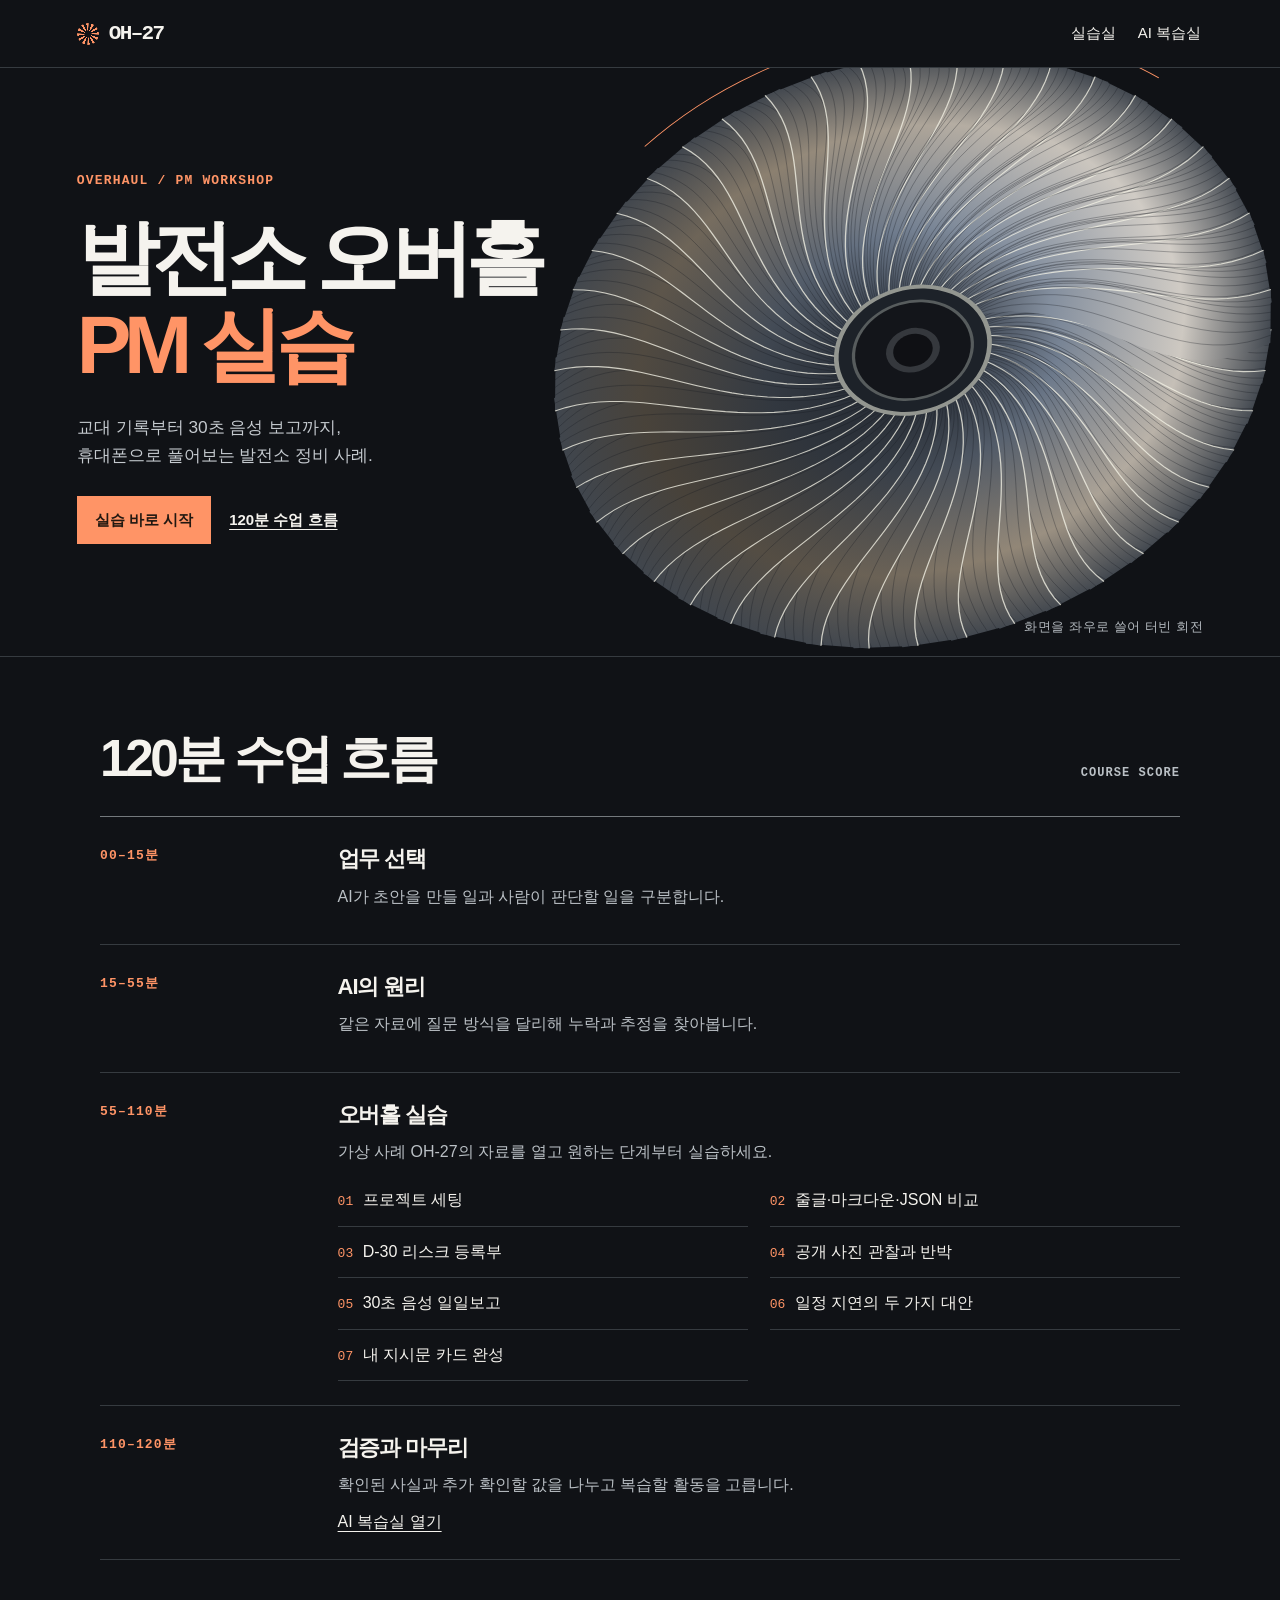
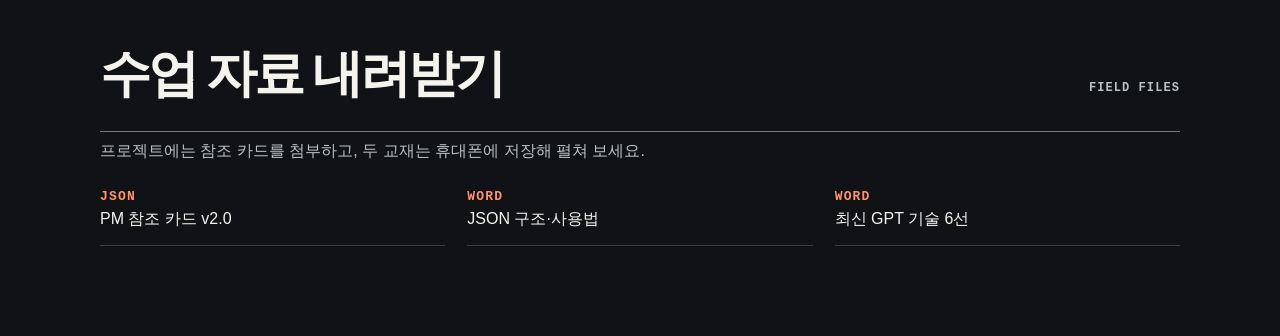
<file: index.html>
<!doctype html>
<html lang="ko"><head><meta charset="utf-8"><meta name="viewport" content="width=device-width,initial-scale=1">
<meta name="theme-color" content="#101216"><title>발전소 오버홀 PM 실습</title>
<link rel="stylesheet" href="art/workshop.css"><script src="art/rotor.js" defer></script></head>
<body><header class="mast"><a class="brand" href="index.html"><i aria-hidden="true"></i>OH–27</a><nav><a href="labs.html">실습실</a><a href="oh-pm-resources.html">AI 복습실</a></nav></header>
<main><section class="hero"><div class="artboard"><canvas aria-hidden="true"></canvas><div class="artnote">화면을 좌우로 쓸어 터빈 회전</div></div>
<div class="intro"><p class="eyebrow">OVERHAUL / PM WORKSHOP</p><h1>발전소 오버홀<br><em>PM 실습</em></h1><p class="lead">교대 기록부터 30초 음성 보고까지,<br>휴대폰으로 풀어보는 발전소 정비 사례.</p>
<a class="primary" href="labs.html#lab1">실습 바로 시작</a><a class="secondary" href="#flow">120분 수업 흐름</a></div></section>
<div class="bodywrap"><section id="flow"><div class="sectionhead"><h2>120분 수업 흐름</h2><span>COURSE SCORE</span></div>
<ol class="score"><li><time>00–15분</time><div><h3>업무 선택</h3><p>AI가 초안을 만들 일과 사람이 판단할 일을 구분합니다.</p></div></li>
<li><time>15–55분</time><div><h3>AI의 원리</h3><p>같은 자료에 질문 방식을 달리해 누락과 추정을 찾아봅니다.</p></div></li>
<li><time>55–110분</time><div><h3>오버홀 실습</h3><p>가상 사례 OH-27의 자료를 열고 원하는 단계부터 실습하세요.</p>
<nav class="lablinks" aria-label="실습 단계"><a href="labs.html#lab1"><b>01</b> 프로젝트 세팅</a><a href="labs.html#lab2"><b>02</b> 줄글·마크다운·JSON 비교</a><a href="labs.html#lab3"><b>03</b> D-30 리스크 등록부</a><a href="labs.html#lab4"><b>04</b> 공개 사진 관찰과 반박</a><a href="labs.html#lab5"><b>05</b> 30초 음성 일일보고</a><a href="labs.html#lab6"><b>06</b> 일정 지연의 두 가지 대안</a><a href="labs.html#lab7"><b>07</b> 내 지시문 카드 완성</a></nav></div></li>
<li><time>110–120분</time><div><h3>검증과 마무리</h3><p>확인된 사실과 추가 확인할 값을 나누고 복습할 활동을 고릅니다.</p><a href="oh-pm-resources.html">AI 복습실 열기</a></div></li></ol></section>
<section><div class="sectionhead"><h2>수업 자료 내려받기</h2><span>FIELD FILES</span></div><p>프로젝트에는 참조 카드를 첨부하고, 두 교재는 휴대폰에 저장해 펼쳐 보세요.</p>
<div class="files"><a download href="files/oh-knowledge.json"><small>JSON</small> PM 참조 카드 v2.0</a><a download href="files/json-guide.docx"><small>WORD</small> JSON 구조·사용법</a><a download href="files/gpt-practice.docx"><small>WORD</small> 최신 GPT 기술 6선</a></div></section></div></main></body></html>
</file>
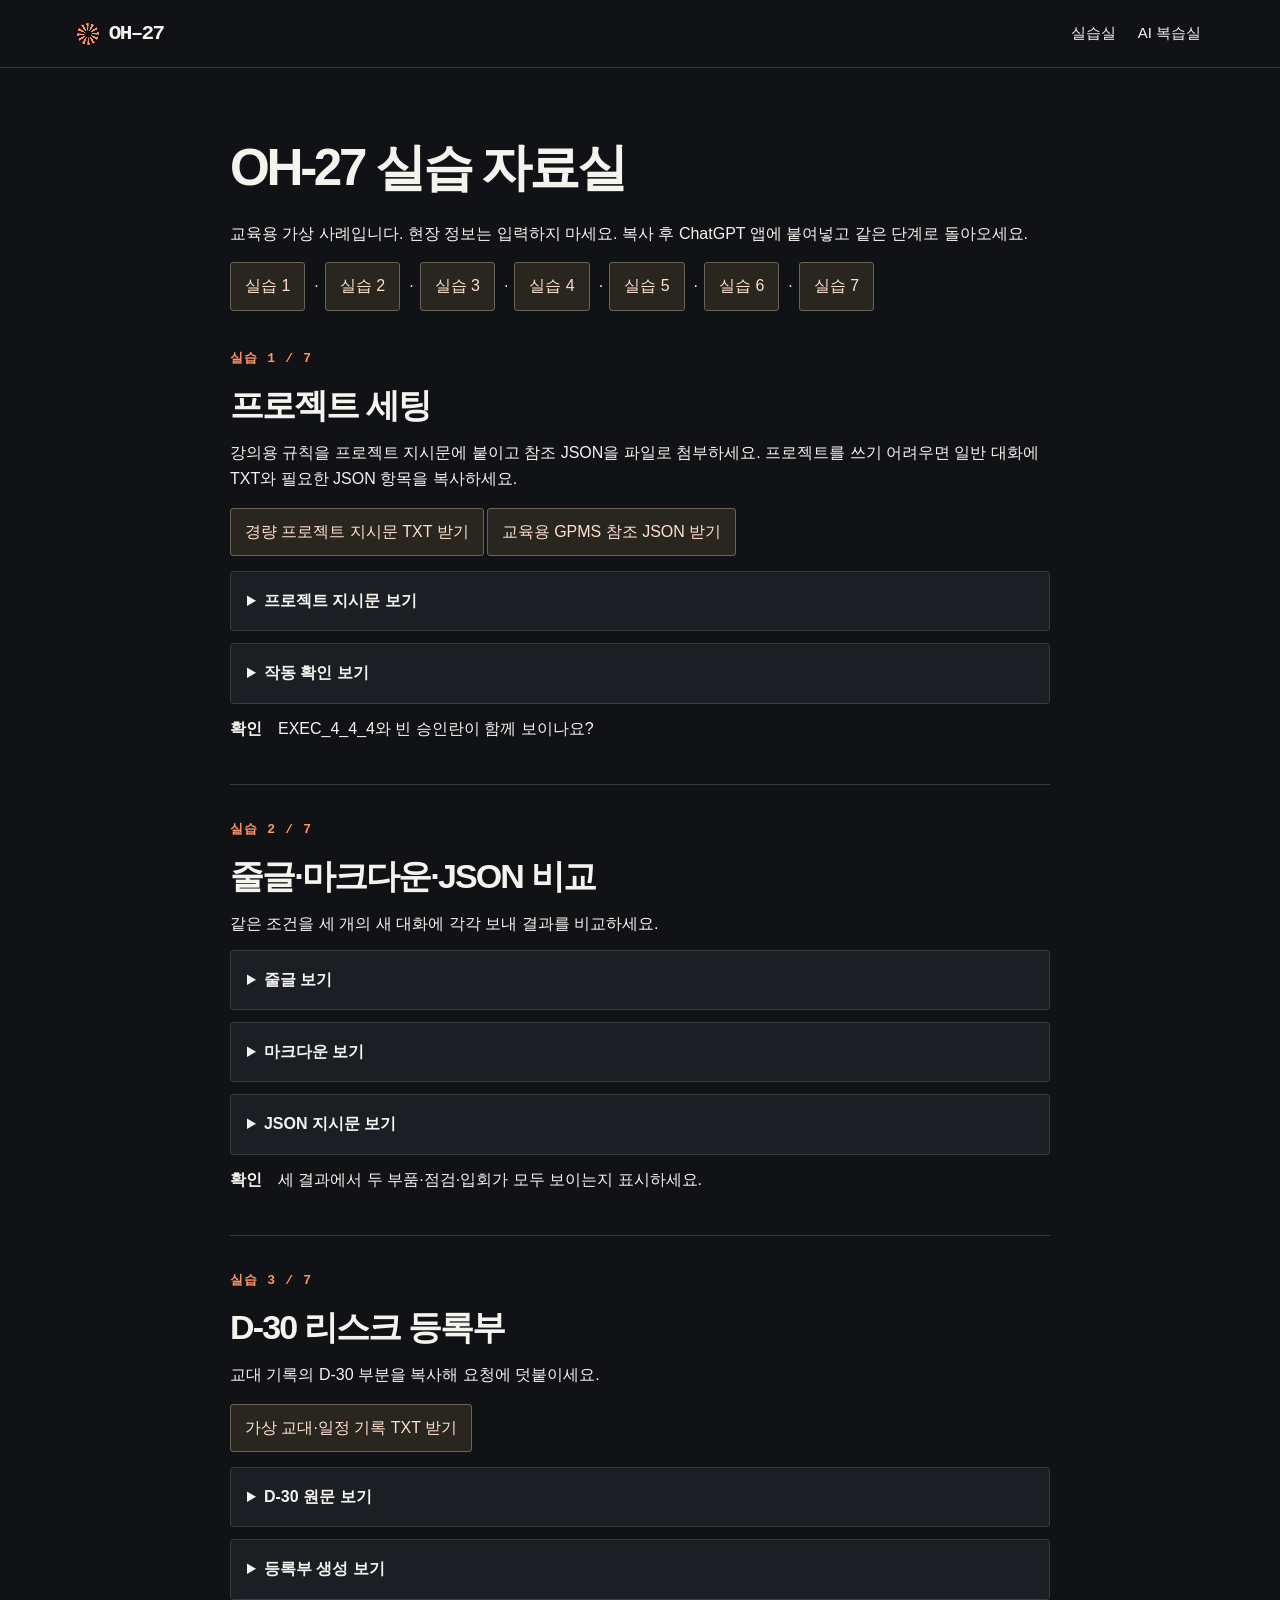
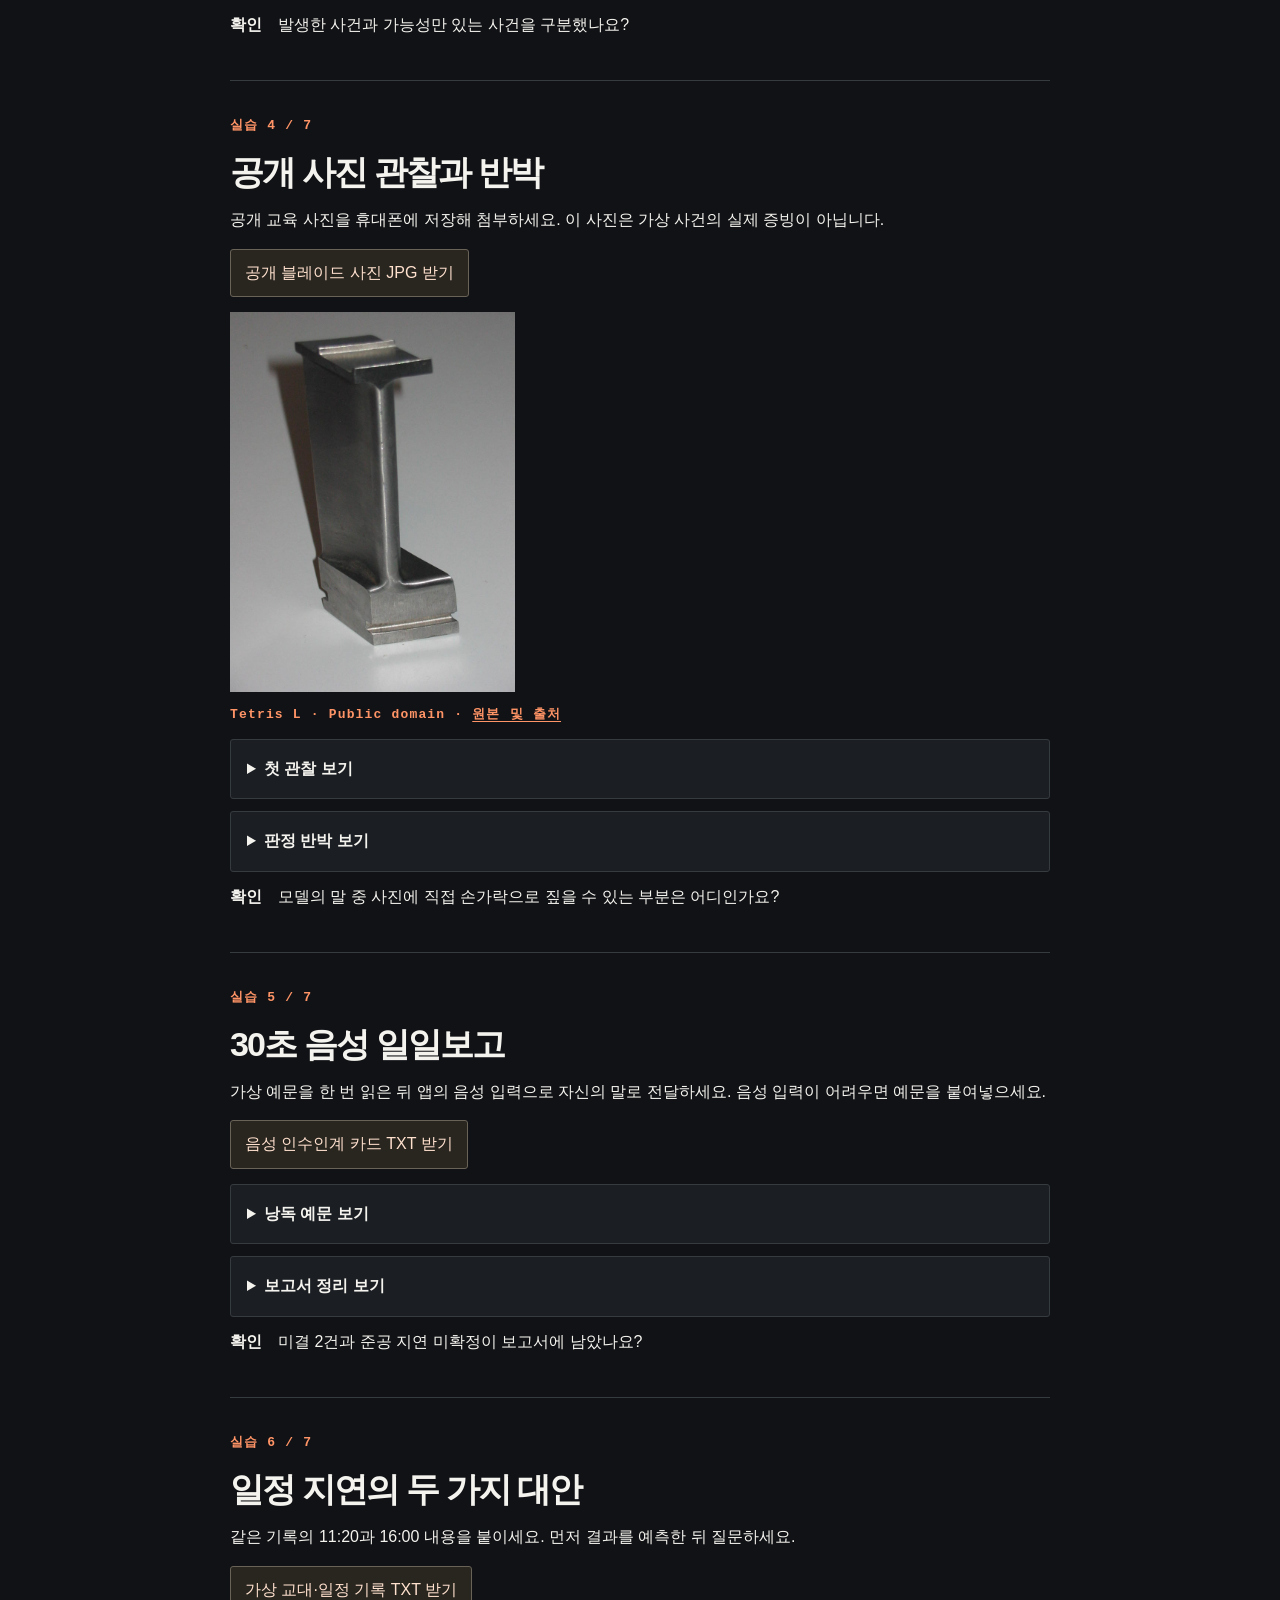
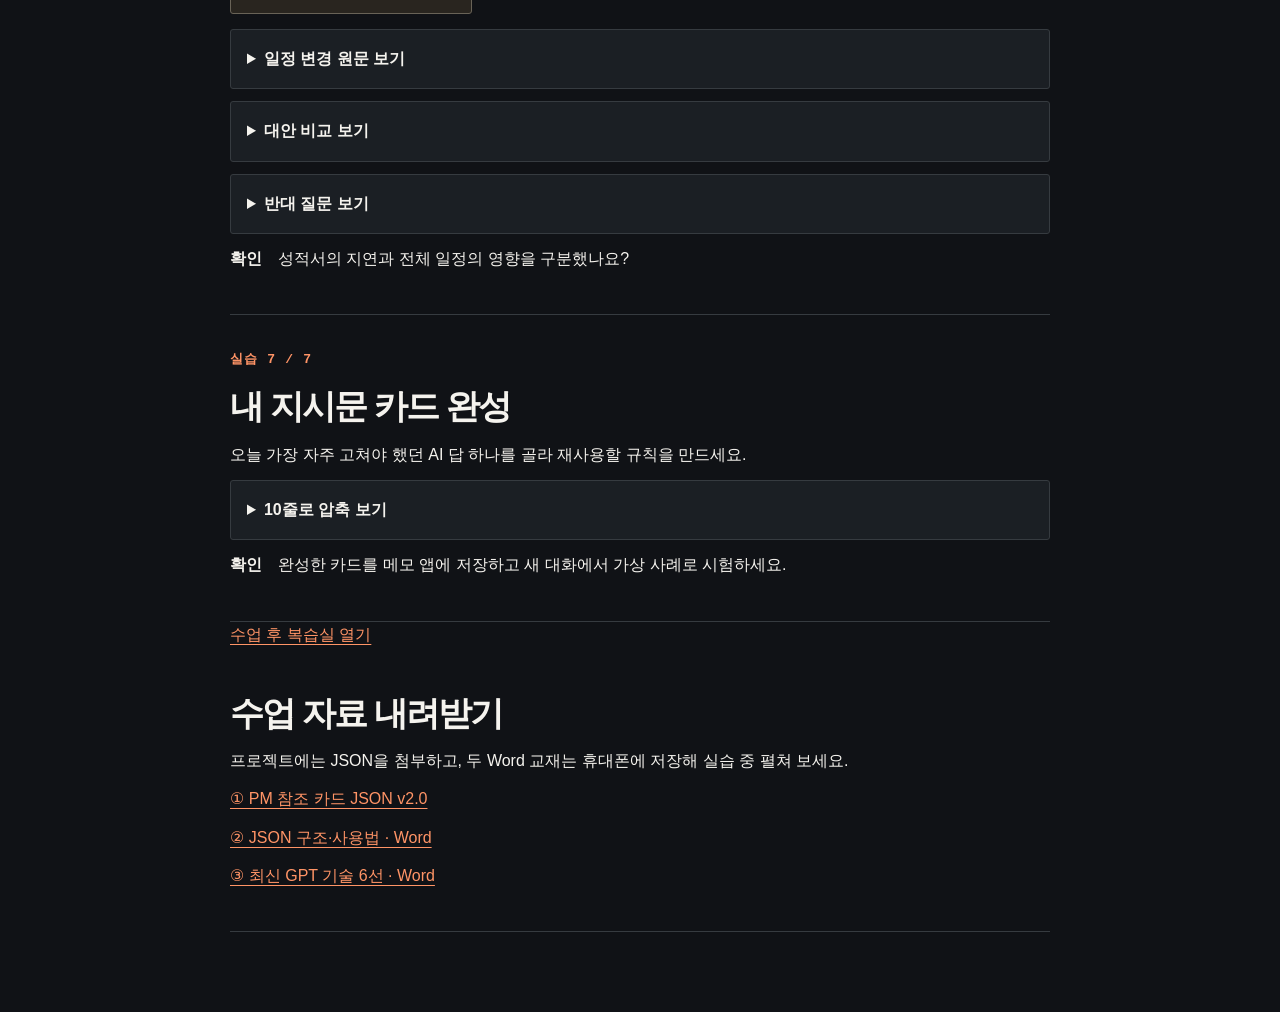
<file: labs.html>
<!doctype html><html lang="ko"><meta charset=utf-8><meta name="viewport" content="width=device-width, initial-scale=1"><style>*{box-sizing:border-box}body{margin:0;background:#f4f3ec;color:#183c38;font:17px/1.7 system-ui,sans-serif;word-break:keep-all}main{width:min(100%,740px);margin:auto;padding:20px}h1{line-height:1.25}section,details{background:white;border-radius:12px;padding:17px;margin:14px 0}a{color:#13695c}.btn,button{display:inline-block;margin:4px 3px 4px 0;background:#174f45;border:0;border-radius:8px;color:white;padding:11px 14px;font:inherit;text-decoration:none}pre{white-space:pre-wrap;overflow-wrap:anywhere;background:#eff5ef;padding:12px;font:inherit}img{max-width:100%;max-height:380px}small{color:#44665c}section:target{outline:2px solid #bf8a34}</style><title>OH-27 · 휴대폰 실습</title><link rel="stylesheet" href="art/workshop.css"><body class="reading"><header class="mast"><a class="brand" href="index.html"><i aria-hidden="true"></i>OH–27</a><nav><a href="labs.html">실습실</a><a href="oh-pm-resources.html">AI 복습실</a></nav></header><main><h1>OH-27 실습 자료실</h1><p>교육용 가상 사례입니다. 현장 정보는 입력하지 마세요. 복사 후 ChatGPT 앱에 붙여넣고 같은 단계로 돌아오세요.</p><nav><a href="#lab1">실습 1</a> · <a href="#lab2">실습 2</a> · <a href="#lab3">실습 3</a> · <a href="#lab4">실습 4</a> · <a href="#lab5">실습 5</a> · <a href="#lab6">실습 6</a> · <a href="#lab7">실습 7</a></nav><section id="lab1"><small>실습 1 / 7</small><h2>프로젝트 세팅</h2><p>강의용 규칙을 프로젝트 지시문에 붙이고 참조 JSON을 파일로 첨부하세요. 프로젝트를 쓰기 어려우면 일반 대화에 TXT와 필요한 JSON 항목을 복사하세요.</p><a class="btn" href="files/project-rules.txt" download>경량 프로젝트 지시문 TXT 받기</a><a class="btn" href="files/oh-knowledge.json" download>교육용 GPMS 참조 JSON 받기</a><details><summary>프로젝트 지시문 보기</summary><pre>오버홀 PM 보좌 연습 | 강의용 경량 지시문
한국어로 응답한다. 이 프로젝트의 입력은 교육용 가상 사례와 공개 사진이다.
첨부 oh-knowledge.json에서 요청과 일치하는 업무 예시를 찾아 id를 표시한다. 해당 항목이 없으면 ‘참조 항목 없음’이라고 적는다. id는 이 수업의 교안 식별자다.
각 답을 확인된 사실 / 추정 / 추가로 물을 사항으로 구분한다. 법 조항·허가·일정 여유·비용·인력 등 근거 없는 값은 [확인 필요]로 둔다.
PTW 요청은 담당자가 채울 문서 초안으로 작성한다. 작업명, 범위, 승인자, 격리·잠금·표찰 확인 기록, 현장 승인절차 참조란을 둔다. 현장별 절차나 승인 상태를 만들어내지 않는다.
사진에서는 먼저 보이는 형태와 위치를 기록한다. 고장·원인·잔여수명·작업 가능 여부를 사진만으로 확정하지 않는다. 다른 설명과 추가 자료를 제시한다.
리스크 등록부에서는 확률·영향의 척도를 명시하고 제시되지 않은 점수는 비워 둔다. 일정 지연은 사건의 지연과 전체 준공 지연을 구분한다.
일일보고는 진행 / 영향 / 다음 조치 / 확인 필요 네 칸으로 정리한다. [ ] 자리표시자는 유지한다. 종료 시 다른 업무에도 쓰는 10줄 이내 지시문을 만든다.</pre><button type="button">문장 복사</button><span role="status"></span></details><details><summary>작동 확인 보기</summary><pre>가상 발전소 오버홀 PTW의 빈 문서 양식을 작성해 줘. 참조 파일에서 일치한 id와 사람이 채울 승인란을 표시해 줘.</pre><button type="button">문장 복사</button><span role="status"></span></details><p><b>확인</b>　EXEC_4_4_4와 빈 승인란이 함께 보이나요?</p></section><section id="lab2"><small>실습 2 / 7</small><h2>줄글·마크다운·JSON 비교</h2><p>같은 조건을 세 개의 새 대화에 각각 보내 결과를 비교하세요.</p><details><summary>줄글 보기</summary><pre>가상의 가스터빈 고온부 점검 대상은 연소기와 블레이드야. 보어스코프 점검과 협력사 입회 여부가 포함된 체크리스트 초안을 표로 만들어 줘.</pre><button type="button">문장 복사</button><span role="status"></span></details><details><summary>마크다운 보기</summary><pre>## 대상
가상 가스터빈 고온부: 연소기, 블레이드
## 포함
- 보어스코프 점검
- 협력사 입회 여부
## 출력
체크리스트 초안 표</pre><button type="button">문장 복사</button><span role="status"></span></details><details><summary>JSON 지시문 보기</summary><pre>{&quot;대상&quot;:&quot;가상 가스터빈 고온부&quot;,&quot;부품&quot;:[&quot;연소기&quot;,&quot;블레이드&quot;],&quot;포함&quot;:[&quot;보어스코프 점검&quot;,&quot;협력사 입회 여부&quot;],&quot;출력&quot;:&quot;체크리스트 초안 표&quot;}</pre><button type="button">문장 복사</button><span role="status"></span></details><p><b>확인</b>　세 결과에서 두 부품·점검·입회가 모두 보이는지 표시하세요.</p></section><section id="lab3"><small>실습 3 / 7</small><h2>D-30 리스크 등록부</h2><p>교대 기록의 D-30 부분을 복사해 요청에 덧붙이세요.</p><a class="btn" href="files/shift-log.txt" download>가상 교대·일정 기록 TXT 받기</a><details><summary>D-30 원문 보기</summary><pre>D-30 / 범위 회의: 가스터빈 고온부 점검과 보일러 튜브 교체를 정비 범위로 잡았다. 협력사 입회 일정과 자재 반입 일자는 미확정이다. PM은 납기 지연 가능성을 우선 검토한다.</pre><button type="button">문장 복사</button><span role="status"></span></details><details><summary>등록부 생성 보기</summary><pre>D-30 회의 내용을 바탕으로 리스크 등록부를 작성해 줘. 예시 열: 사건 | 발생 가능성(1~5) | 영향(1~5) | 점수 | 담당 | 대응. 예시 1행은 자재 납기 지연 | 4 | 5 | 20 | 구매 담당 | 공급 일정 재확인. 다른 항목은 자료에 없는 점수를 비워 줘.</pre><button type="button">문장 복사</button><span role="status"></span></details><p><b>확인</b>　발생한 사건과 가능성만 있는 사건을 구분했나요?</p></section><section id="lab4"><small>실습 4 / 7</small><h2>공개 사진 관찰과 반박</h2><p>공개 교육 사진을 휴대폰에 저장해 첨부하세요. 이 사진은 가상 사건의 실제 증빙이 아닙니다.</p><a class="btn" href="files/blade.jpg" download>공개 블레이드 사진 JPG 받기</a><p><img src="files/blade.jpg" alt="공개 증기터빈 블레이드 사진"><br><small>Tetris L · Public domain · <a href="https://commons.wikimedia.org/wiki/File:Steam_turbine_blade.jpg">원본 및 출처</a></small></p><details><summary>첫 관찰 보기</summary><pre>사진에서 눈으로 확인할 수 있는 형태와 위치를 세 줄로 적어 줘. 관찰과 해석을 구분하고 사진만으로 판단할 수 없는 항목을 밝혀 줘.</pre><button type="button">문장 복사</button><span role="status"></span></details><details><summary>판정 반박 보기</summary><pre>첫 해석과도 양립하는 다른 설명 두 가지와, 어느 설명인지 구분하려면 추가로 어떤 증거가 필요한지 알려 줘.</pre><button type="button">문장 복사</button><span role="status"></span></details><p><b>확인</b>　모델의 말 중 사진에 직접 손가락으로 짚을 수 있는 부분은 어디인가요?</p></section><section id="lab5"><small>실습 5 / 7</small><h2>30초 음성 일일보고</h2><p>가상 예문을 한 번 읽은 뒤 앱의 음성 입력으로 자신의 말로 전달하세요. 음성 입력이 어려우면 예문을 붙여넣으세요.</p><a class="btn" href="files/voice-brief.txt" download>음성 인수인계 카드 TXT 받기</a><details><summary>낭독 예문 보기</summary><pre>[발전소A] 교대 보고입니다. 접수 문서 다섯 건 중 세 건을 확인했습니다. 두 건은 검사 담당자 회신 대기입니다. 성적서 도착 전망은 사흘 늦어졌습니다. 전체 준공 지연은 아직 확정되지 않았습니다.</pre><button type="button">문장 복사</button><span role="status"></span></details><details><summary>보고서 정리 보기</summary><pre>방금 받은 인수인계를 진행 / 영향 / 다음 조치 / 확인 필요 네 칸으로 정리해 줘. [ ] 표기는 남기고 확정되지 않은 내용을 구별해 줘.</pre><button type="button">문장 복사</button><span role="status"></span></details><p><b>확인</b>　미결 2건과 준공 지연 미확정이 보고서에 남았나요?</p></section><section id="lab6"><small>실습 6 / 7</small><h2>일정 지연의 두 가지 대안</h2><p>같은 기록의 11:20과 16:00 내용을 붙이세요. 먼저 결과를 예측한 뒤 질문하세요.</p><a class="btn" href="files/shift-log.txt" download>가상 교대·일정 기록 TXT 받기</a><details><summary>일정 변경 원문 보기</summary><pre>D+4 11:20 / 조정 메모: 보일러 튜브 교체 관련 검사 성적서의 예상 도착일이 D+5에서 D+8로 변경됐다. 후속 작업의 일정 여유, 가용 인력 및 추가 비용은 아직 제시되지 않았다.
D+4 16:00 / 인수인계: 인력 추가 투입을 승인한 기록은 없다. 미결 2건의 담당자는 검사 담당자, 회신 예정 시각은 미정이다.</pre><button type="button">문장 복사</button><span role="status"></span></details><details><summary>대안 비교 보기</summary><pre>검사 성적서 도착 전망이 D+5에서 D+8로 바뀌었다. 일정 단축을 위한 자원 추가(Crashing)와 작업 일정 중첩(Fast Tracking)을 검토용 표로 비교해 줘. 가능한 조건·위험·빠진 정보를 구분하고 비용·인력은 추정하지 마.</pre><button type="button">문장 복사</button><span role="status"></span></details><details><summary>반대 질문 보기</summary><pre>준공이 3일 늦어진다고 결론 내리기 전에 무엇을 물어야 하지? 오늘 회의에서 결정 가능한 것만 3줄로 써 줘.</pre><button type="button">문장 복사</button><span role="status"></span></details><p><b>확인</b>　성적서의 지연과 전체 일정의 영향을 구분했나요?</p></section><section id="lab7"><small>실습 7 / 7</small><h2>내 지시문 카드 완성</h2><p>오늘 가장 자주 고쳐야 했던 AI 답 하나를 골라 재사용할 규칙을 만드세요.</p><details><summary>10줄로 압축 보기</summary><pre>이번 대화의 교훈을 다음 PM이 재사용할 한국어 지시문 10줄 이내로 만들어 줘. 입력 예시 한 줄, 고정 출력 열, 근거가 없을 때의 처리, 사람 확인란을 포함해 줘.</pre><button type="button">문장 복사</button><span role="status"></span></details><p><b>확인</b>　완성한 카드를 메모 앱에 저장하고 새 대화에서 가상 사례로 시험하세요.</p></section><a href="oh-pm-resources.html">수업 후 복습실 열기</a><section><h2>수업 자료 내려받기</h2><p>프로젝트에는 JSON을 첨부하고, 두 Word 교재는 휴대폰에 저장해 실습 중 펼쳐 보세요.</p><p><a href="files/oh-knowledge.json" download>① PM 참조 카드 JSON v2.0</a></p><p><a href="files/json-guide.docx" download>② JSON 구조·사용법 · Word</a></p><p><a href="files/gpt-practice.docx" download>③ 최신 GPT 기술 6선 · Word</a></p></section></main><script>for(const b of document.querySelectorAll('button'))b.onclick=async()=>{const p=b.previousElementSibling;try{await navigator.clipboard.writeText(p.textContent);b.nextElementSibling.textContent='복사됨'}catch{let r=document.createRange();r.selectNodeContents(p);getSelection().removeAllRanges();getSelection().addRange(r);b.nextElementSibling.textContent='선택된 문장을 길게 눌러 복사하세요.'}};</script></html>
</file>
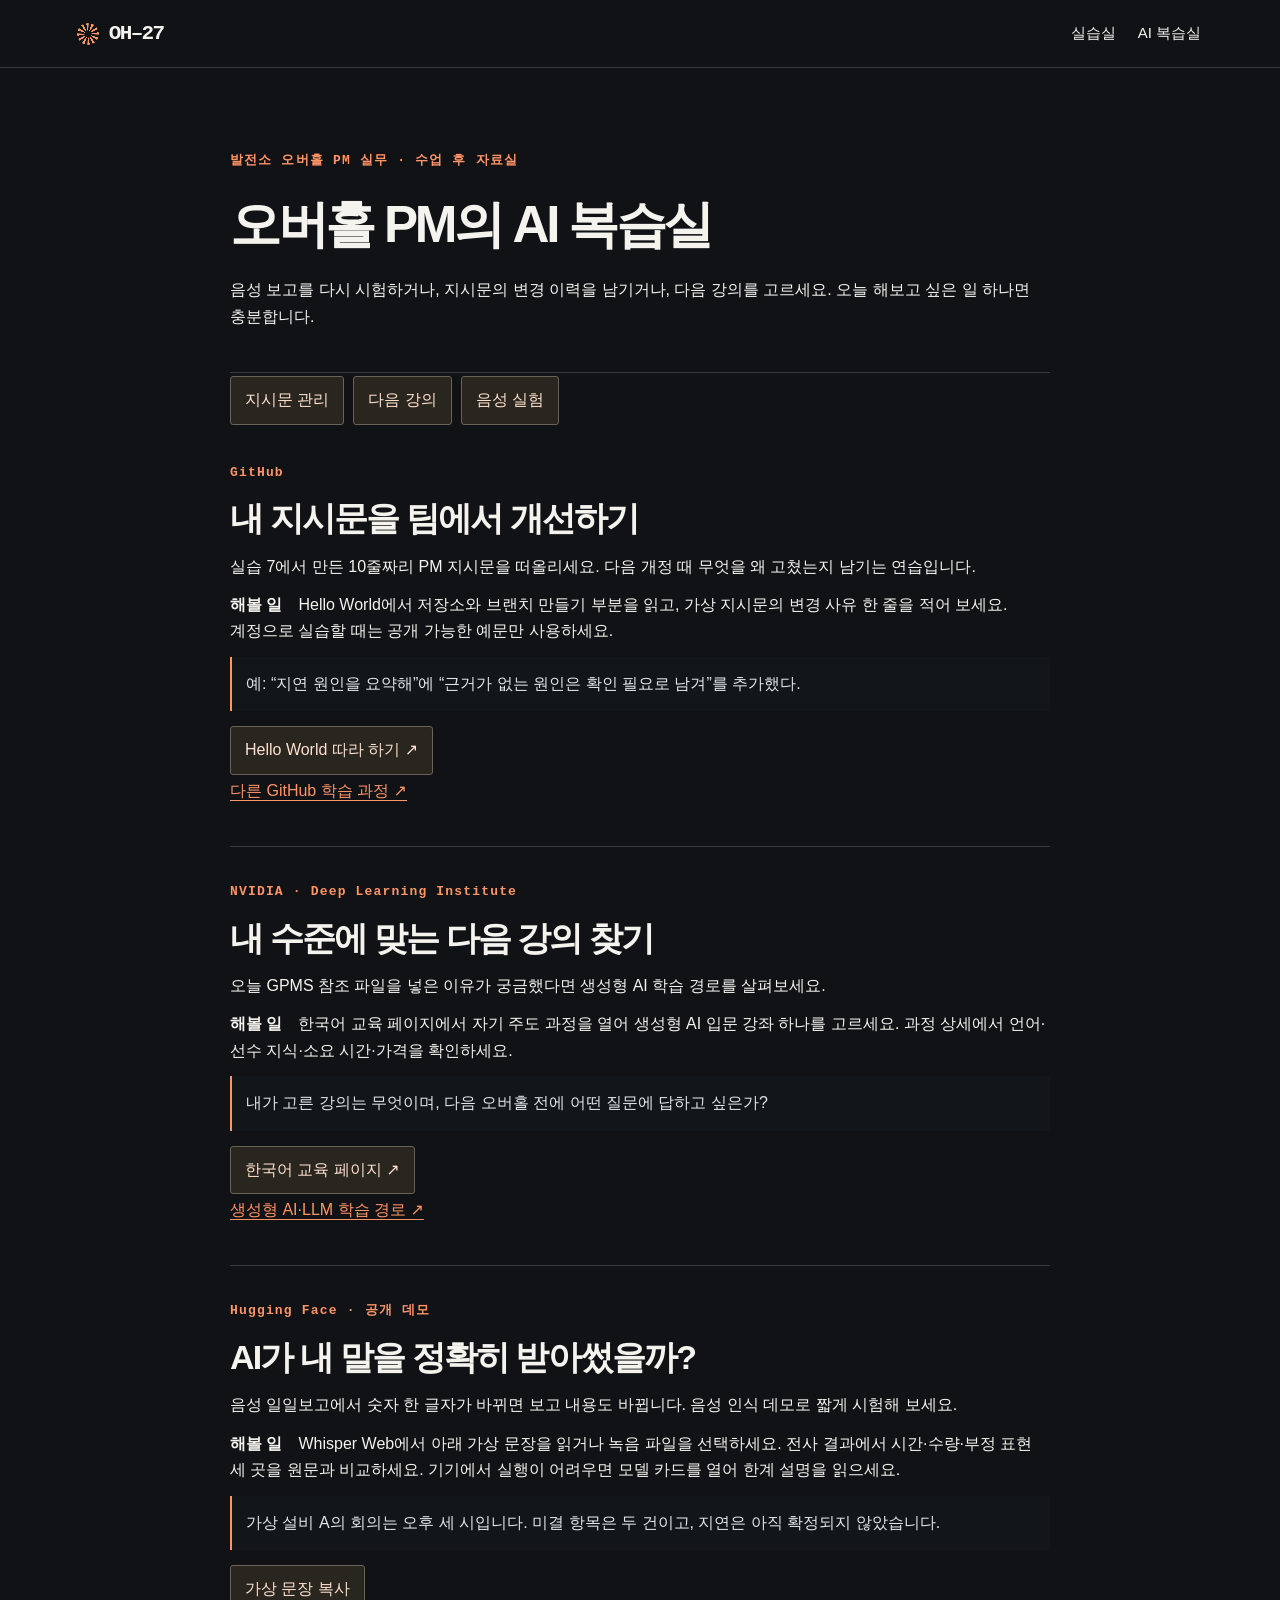
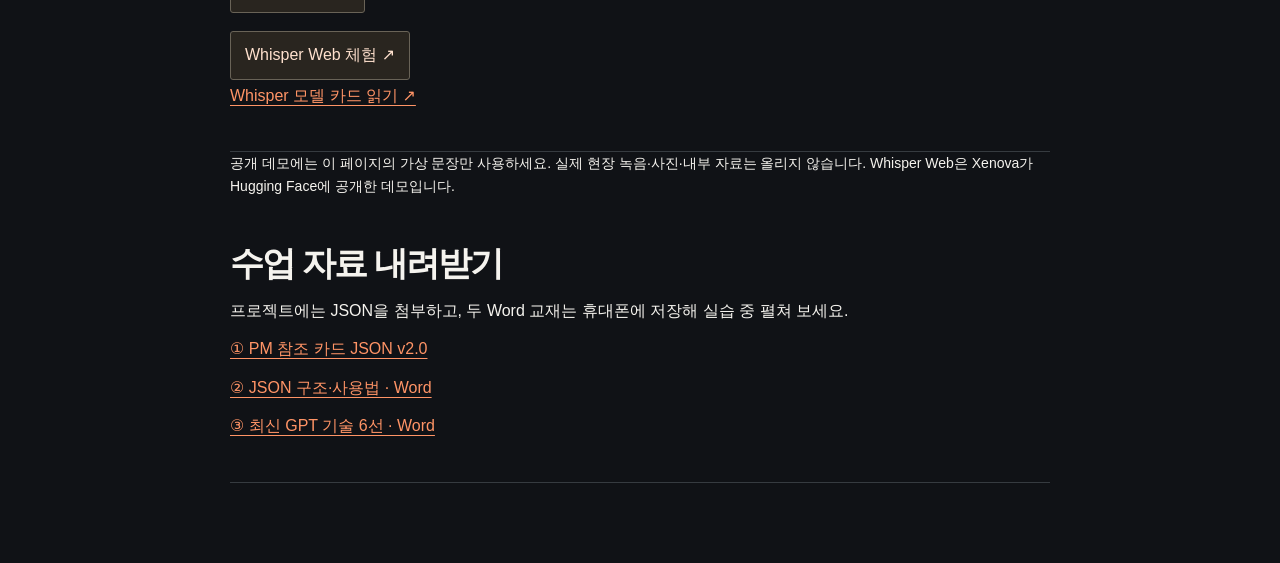
<file: oh-pm-resources.html>
<!doctype html><html lang=ko><meta charset=utf-8><meta name=viewport content="width=device-width, initial-scale=1"><title>오버홀 PM의 AI 복습실</title><style>*{box-sizing:border-box}body{margin:0;background:#f2f3ed;color:#153633;font:17px/1.7 system-ui,sans-serif;word-break:keep-all}main{max-width:780px;margin:auto;padding:28px 16px 60px}header,article{padding:clamp(18px,4vw,34px);border-radius:14px;margin:14px 0;background:white}header{background:#123d38;color:white}h1,h2{line-height:1.3;letter-spacing:-.04em}h1{font-size:clamp(30px,6vw,46px)}small{font-weight:700;letter-spacing:.06em}nav{display:flex;flex-wrap:wrap;gap:8px}a{color:#08665c}nav a,.button{display:inline-block;padding:10px 14px;background:#e0eee7;border-radius:8px;text-decoration:none;font-weight:650;margin:3px 3px 3px 0}blockquote{border-left:4px solid #d69b48;background:#faf6e9;padding:14px;margin:14px 0}footer{font-size:14px}button{padding:10px;color:#154e48;background:white;border:1px solid #67958b;border-radius:6px;cursor:pointer}</style><link rel="stylesheet" href="art/workshop.css"><body class="reading"><header class="mast"><a class="brand" href="index.html"><i aria-hidden="true"></i>OH–27</a><nav><a href="labs.html">실습실</a><a href="oh-pm-resources.html">AI 복습실</a></nav></header><main><header><small>발전소 오버홀 PM 실무 · 수업 후 자료실</small><h1>오버홀 PM의 AI 복습실</h1><p>음성 보고를 다시 시험하거나, 지시문의 변경 이력을 남기거나, 다음 강의를 고르세요. 오늘 해보고 싶은 일 하나면 충분합니다.</p></header><nav aria-label="바로가기"><a href="#github">지시문 관리</a><a href="#nvidia">다음 강의</a><a href="#huggingface">음성 실험</a></nav><article id="github"><small>GitHub</small><h2>내 지시문을 팀에서 개선하기</h2><p>실습 7에서 만든 10줄짜리 PM 지시문을 떠올리세요. 다음 개정 때 무엇을 왜 고쳤는지 남기는 연습입니다.</p><p><b>해볼 일</b>　Hello World에서 저장소와 브랜치 만들기 부분을 읽고, 가상 지시문의 변경 사유 한 줄을 적어 보세요. 계정으로 실습할 때는 공개 가능한 예문만 사용하세요.</p><blockquote>예: “지연 원인을 요약해”에 “근거가 없는 원인은 확인 필요로 남겨”를 추가했다.</blockquote><p><a class="button" target="_blank" rel="noopener" href="https://docs.github.com/en/get-started/using-github/hello-world">Hello World 따라 하기 ↗</a><br><a target="_blank" rel="noopener" href="https://learn.github.com/">다른 GitHub 학습 과정 ↗</a></p></article><article id="nvidia"><small>NVIDIA · Deep Learning Institute</small><h2>내 수준에 맞는 다음 강의 찾기</h2><p>오늘 GPMS 참조 파일을 넣은 이유가 궁금했다면 생성형 AI 학습 경로를 살펴보세요.</p><p><b>해볼 일</b>　한국어 교육 페이지에서 자기 주도 과정을 열어 생성형 AI 입문 강좌 하나를 고르세요. 과정 상세에서 언어·선수 지식·소요 시간·가격을 확인하세요.</p><blockquote>내가 고른 강의는 무엇이며, 다음 오버홀 전에 어떤 질문에 답하고 싶은가?</blockquote><p><a class="button" target="_blank" rel="noopener" href="https://www.nvidia.com/ko-kr/training/">한국어 교육 페이지 ↗</a><br><a target="_blank" rel="noopener" href="https://www.nvidia.com/en-us/learn/learning-path/generative-ai-llm/">생성형 AI·LLM 학습 경로 ↗</a></p></article><article id="huggingface"><small>Hugging Face · 공개 데모</small><h2>AI가 내 말을 정확히 받아썼을까?</h2><p>음성 일일보고에서 숫자 한 글자가 바뀌면 보고 내용도 바뀝니다. 음성 인식 데모로 짧게 시험해 보세요.</p><p><b>해볼 일</b>　Whisper Web에서 아래 가상 문장을 읽거나 녹음 파일을 선택하세요. 전사 결과에서 시간·수량·부정 표현 세 곳을 원문과 비교하세요. 기기에서 실행이 어려우면 모델 카드를 열어 한계 설명을 읽으세요.</p><blockquote>가상 설비 A의 회의는 오후 세 시입니다. 미결 항목은 두 건이고, 지연은 아직 확정되지 않았습니다.</blockquote><button type="button" onclick="copySample(this)">가상 문장 복사</button> <span role="status"></span><p><a class="button" target="_blank" rel="noopener" href="https://huggingface.co/spaces/Xenova/whisper-web">Whisper Web 체험 ↗</a><br><a target="_blank" rel="noopener" href="https://huggingface.co/openai/whisper-small">Whisper 모델 카드 읽기 ↗</a></p></article><footer>공개 데모에는 이 페이지의 가상 문장만 사용하세요. 실제 현장 녹음·사진·내부 자료는 올리지 않습니다. Whisper Web은 Xenova가 Hugging Face에 공개한 데모입니다.</footer><section><h2>수업 자료 내려받기</h2><p>프로젝트에는 JSON을 첨부하고, 두 Word 교재는 휴대폰에 저장해 실습 중 펼쳐 보세요.</p><p><a href="files/oh-knowledge.json" download>① PM 참조 카드 JSON v2.0</a></p><p><a href="files/json-guide.docx" download>② JSON 구조·사용법 · Word</a></p><p><a href="files/gpt-practice.docx" download>③ 최신 GPT 기술 6선 · Word</a></p></section></main><script>async function copySample(b){const el=b.parentNode.querySelector('blockquote');try{await navigator.clipboard.writeText(el.innerText);b.nextElementSibling.textContent='복사했습니다.'}catch{const r=document.createRange();r.selectNodeContents(el);const sel=getSelection();sel.removeAllRanges();sel.addRange(r);b.nextElementSibling.textContent='선택된 문장을 길게 눌러 복사하세요.'}}</script></html>
</file>
<file: art/workshop.css>
:root{color-scheme:dark;--bg:#101216;--fg:#f5f3ee;--muted:#bac0c5;--line:#363b40;--accent:#ff9466}
*{box-sizing:border-box}html{scroll-padding-top:1rem}body,.reading{margin:0;background:var(--bg);color:var(--fg);font:16px/1.65 Arial,"Malgun Gothic",system-ui,sans-serif;word-break:keep-all;overflow-wrap:break-word}a{color:inherit;text-underline-offset:.25em}a:focus-visible,button:focus-visible,summary:focus-visible{outline:3px solid var(--accent);outline-offset:3px}
.mast{height:68px;display:flex;align-items:center;justify-content:space-between;padding:0 6vw;border-bottom:1px solid var(--line);background:#101216;color:var(--fg);border-radius:0;margin:0}.mast a{color:var(--fg);background:none;border:0;margin:0;text-decoration:none}.mast nav{display:flex;gap:18px}.mast nav a{font-weight:500;padding:10px 2px;font-size:15px}.brand{display:flex;align-items:center;gap:10px;font:700 21px monospace;letter-spacing:-.08em}.brand i{width:22px;height:22px;border-radius:50%;background:repeating-conic-gradient(from 20deg,var(--accent) 0deg 12deg,transparent 15deg 30deg);mask:radial-gradient(circle,transparent 22%,#000 24%)}
.hero{isolation:isolate;position:relative;min-height:clamp(520px,46vw,720px);display:grid;align-items:center;overflow:hidden;background:#101216;border-bottom:1px solid var(--line)}.artboard{position:absolute;inset:0 0 0 39%;z-index:-1;touch-action:pan-y}.artboard canvas{width:100%;height:100%;display:block}.artnote{position:absolute;bottom:18px;right:6vw;font-size:13px;letter-spacing:.04em;color:#b2b8bd;pointer-events:none}.intro{padding:52px 0 60px 6vw;width:49%;pointer-events:none}.intro a{pointer-events:auto}.eyebrow,.sectionhead span,.files small,time,.reading small{font:600 13px/1.5 ui-monospace,monospace;letter-spacing:.09em;color:var(--accent)}h1,h2,h3,p{margin:0}.intro h1{font-size:clamp(52px,6.4vw,108px);letter-spacing:-.09em;line-height:1.06;margin:24px 0}.intro em{color:var(--accent);font-style:normal}.lead{color:#c5cacf;font-size:clamp(16px,1.35vw,22px);line-height:1.65;margin:0 0 26px}.primary,.secondary{display:inline-block;font-weight:700;font-size:15px;text-decoration:none;padding:12px 18px}.primary{background:var(--accent);color:#211811}.secondary{text-decoration:underline;color:var(--fg)}
.bodywrap{width:min(1080px,88%);margin:auto;padding:60px 0 90px}.bodywrap section+section{margin-top:72px}.sectionhead{display:flex;align-items:baseline;justify-content:space-between;gap:10px;border-bottom:1px solid #74797d;padding-bottom:15px}.sectionhead h2,.reading h1{font-size:clamp(28px,4vw,52px);letter-spacing:-.065em}.sectionhead span{color:var(--muted);font-size:12px}.score{list-style:none;padding:0;margin:0}.score li{display:grid;grid-template-columns:minmax(100px,22%) 1fr;padding:24px 0;border-bottom:1px solid var(--line)}time{padding-top:5px}.score h3{font-size:22px;letter-spacing:-.05em}.score p,.bodywrap section>p{color:var(--muted);margin:6px 0 10px}.lablinks,.files{display:grid;grid-template-columns:repeat(2,minmax(0,1fr));gap:0 22px}.lablinks a,.files a{display:block;text-decoration:none;border-bottom:1px solid var(--line);padding:12px 0}.lablinks b{font:13px monospace;color:var(--accent);margin-right:5px}.lablinks a:hover,.files a:hover,.mast a:hover{color:var(--accent)}.files{grid-template-columns:repeat(3,minmax(0,1fr))}.files small{display:block}
.reading main{width:min(88%,820px);max-width:none;margin:auto;padding:48px 0 80px}.reading main>header,.reading article,.reading main>section{background:transparent;color:var(--fg);border-radius:0;margin:0;padding:30px 0;border-bottom:1px solid var(--line)}.reading h1,.reading h2{line-height:1.25;margin:.4em 0}.reading h2{font-size:clamp(25px,4vw,34px);letter-spacing:-.055em}.reading p{margin:12px 0}.reading main a{color:var(--accent)}.reading nav:not(.mast nav){display:flex;flex-wrap:wrap;gap:6px;align-items:center}.reading main nav a,.reading .btn,.reading .button,.reading button{display:inline-block;margin:3px 3px 3px 0;padding:10px 14px;border-radius:3px;border:1px solid #696357;background:#29251f;color:#ffe1ce;text-decoration:none;font:inherit;cursor:pointer}.reading details{background:#1b1f24;border:1px solid var(--line);border-radius:3px;padding:12px 16px;margin:12px 0}.reading summary{cursor:pointer;font-weight:650;padding:4px 0}.reading pre,.reading blockquote{background:#121519;color:#e2e6e9;white-space:pre-wrap;overflow-wrap:anywhere;padding:14px;border-left:2px solid var(--accent);margin:12px 0}.reading section:target{outline:0;border-top:2px solid var(--accent)}.reading img{max-width:100%;height:auto}
@media(max-width:700px){.mast{height:54px}.hero{display:flex;flex-direction:column;align-items:stretch;min-height:0}.artboard{position:relative;inset:auto;height:clamp(220px,62vw,360px);order:0;z-index:0}.artnote{bottom:4px;font-size:12px}.intro{order:1;width:100%;padding:18px 6vw 32px}.intro h1{font-size:clamp(43px,11vw,70px);margin:12px 0}.intro h1 br{display:none}.intro em{display:block}.lead{margin-bottom:16px}.bodywrap{padding-top:36px}.score li{grid-template-columns:84px 1fr;padding:18px 0}.score h3{font-size:20px}.lablinks,.files{grid-template-columns:1fr}.sectionhead span{font-size:12px;letter-spacing:0}.reading main{padding-top:24px}}
</file>
